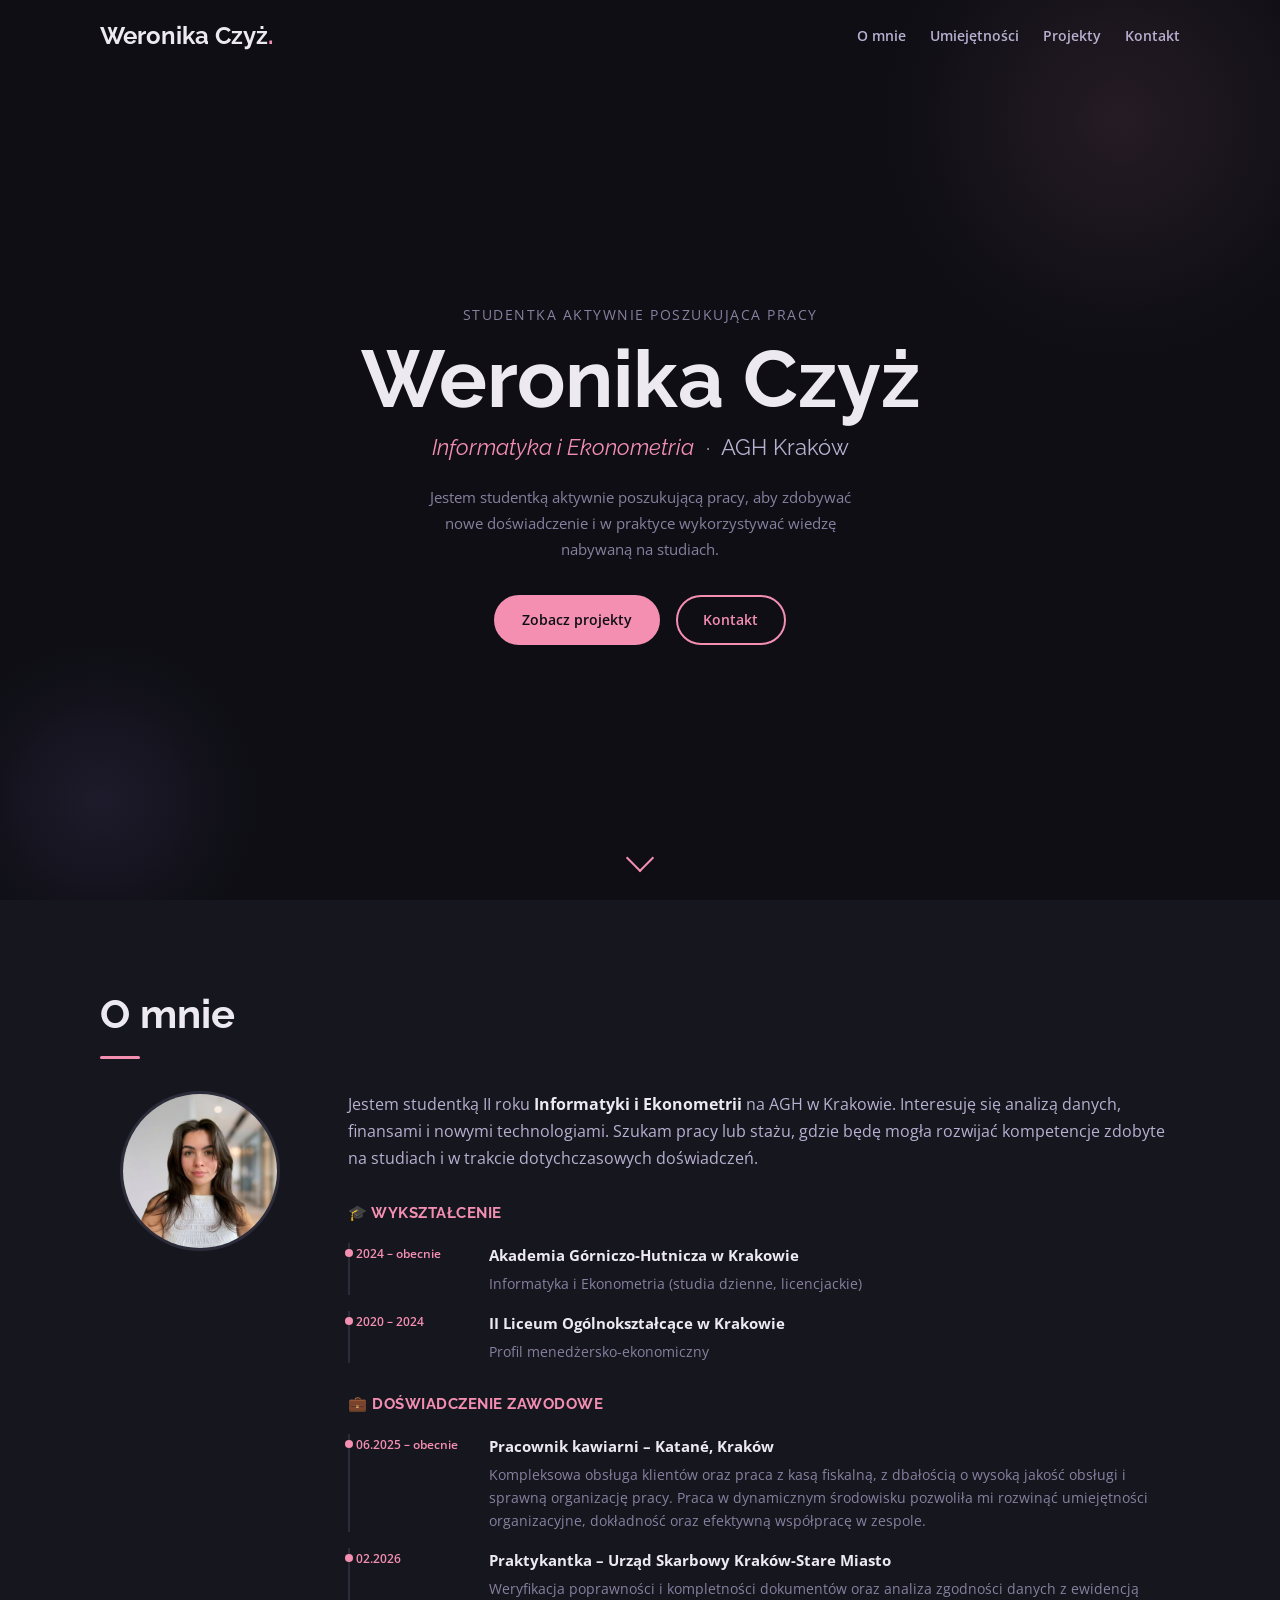
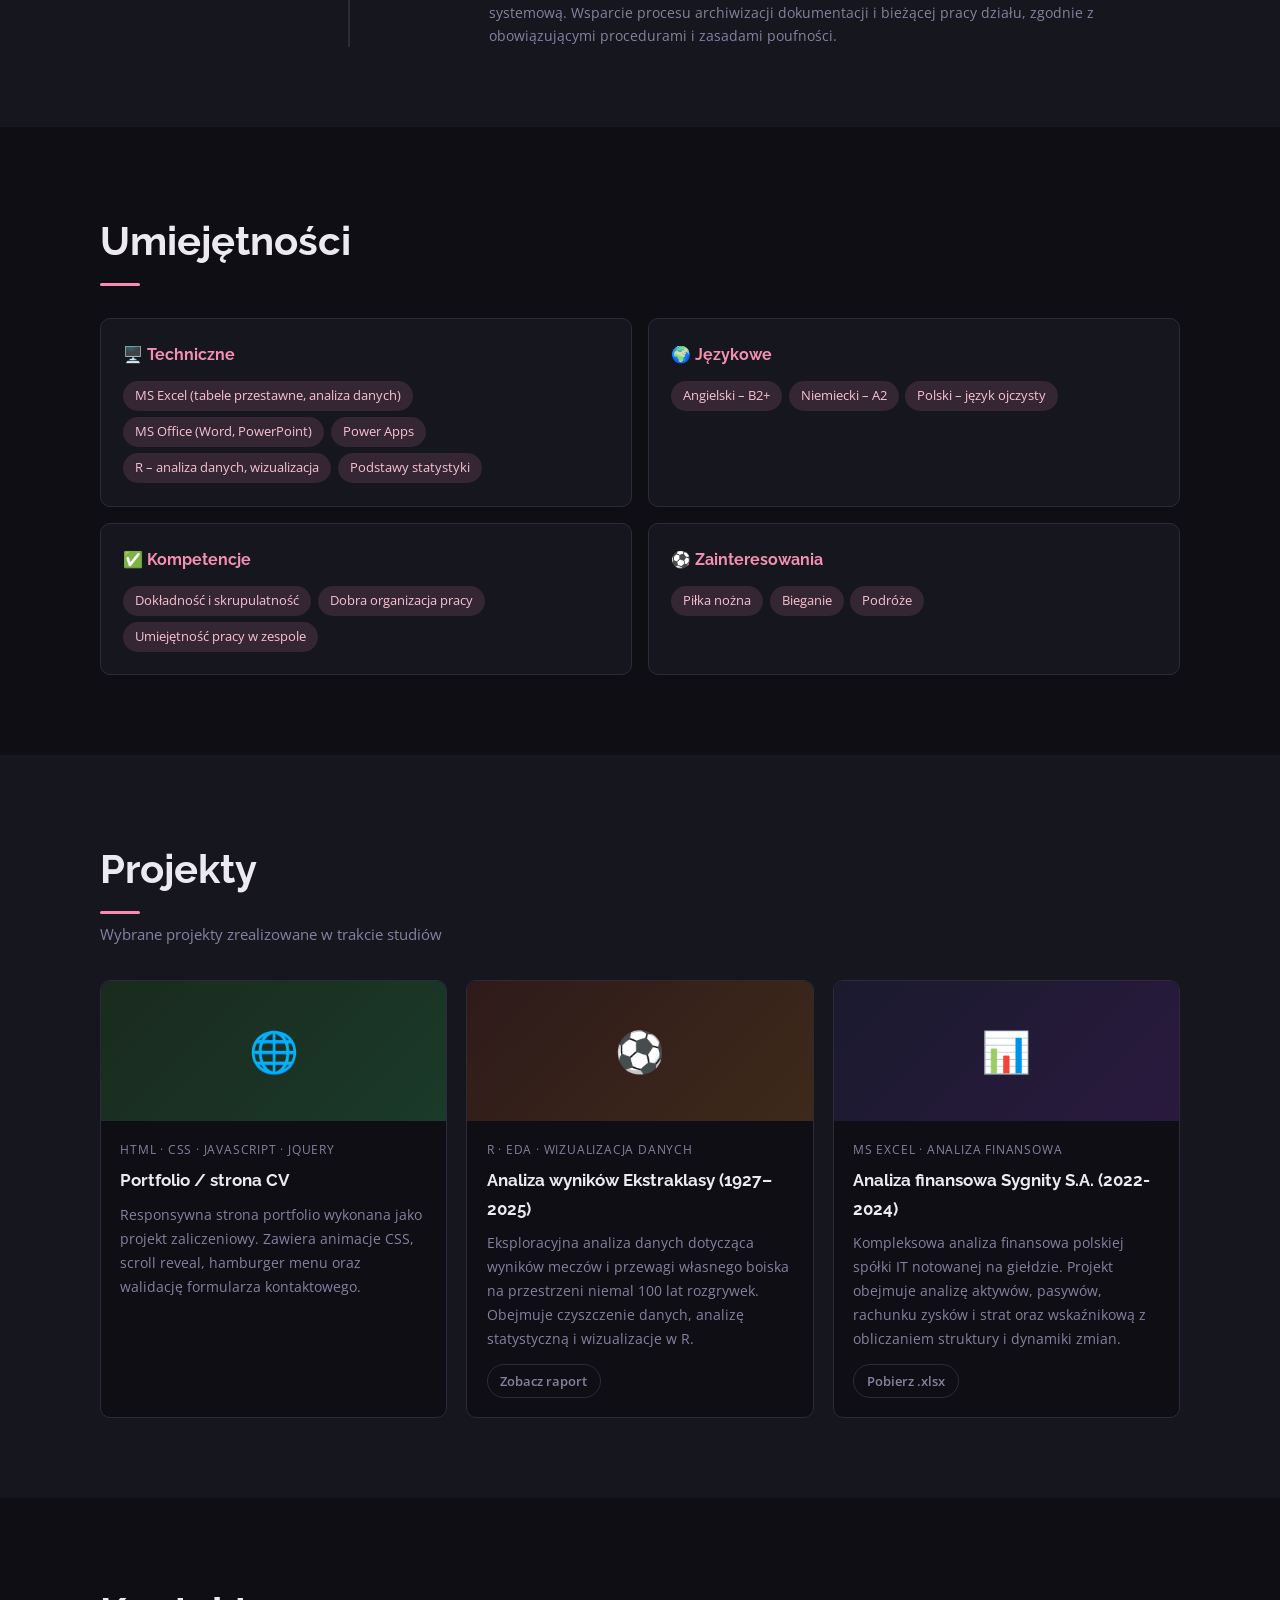
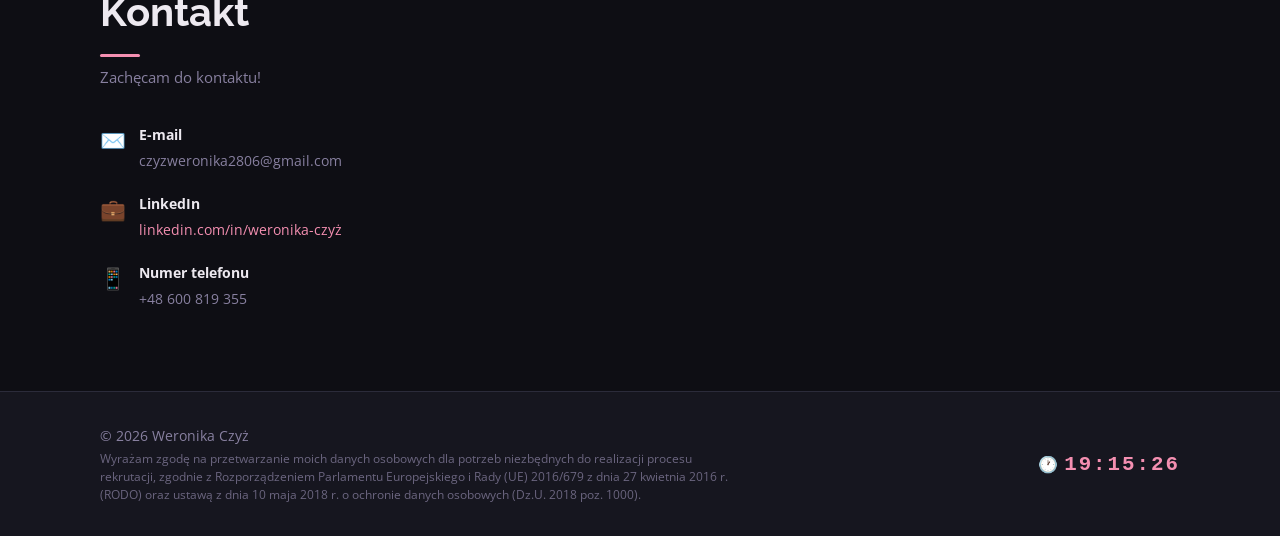
<file: index.html>
<!DOCTYPE html>
<html lang="pl">
<head>
  <meta charset="UTF-8" />
  <meta name="viewport" content="width=device-width, initial-scale=1.0" />
  <title>Weronika Czyż – CV</title>

  <link rel="preconnect" href="https://fonts.googleapis.com" />
  <link rel="preconnect" href="https://fonts.gstatic.com" crossorigin />
  <link href="https://fonts.googleapis.com/css2?family=Raleway:wght@400;600;700&family=Open+Sans:wght@300;400;600&display=swap" rel="stylesheet" />

  <link rel="stylesheet" href="styles.css" />
</head>
<body>

  <header class="navbar" id="navbar">
    <div class="nav-container">
      <a href="#hero" class="nav-logo">Weronika Czyż<span class="dot">.</span></a>
      <button class="hamburger" id="hamburger" aria-label="Menu">
        <span></span><span></span><span></span>
      </button>
      <nav class="nav-links" id="nav-links">
        <a href="#about">O mnie</a>
        <a href="#skills">Umiejętności</a>
        <a href="#projects">Projekty</a>
        <a href="#contact">Kontakt</a>
      </nav>
    </div>
  </header>


  <!-- HERO -->
  <section class="hero" id="hero">
    <div class="hero-bg">
      <div class="hero-circle c1"></div>
      <div class="hero-circle c2"></div>
    </div>
    <div class="hero-content">
      <p class="hero-label fade-in delay-1">Studentka aktywnie poszukująca pracy</p>
      <h1 class="hero-name fade-in delay-2">Weronika Czyż</h1>
      <h2 class="hero-role fade-in delay-3">
        <em>Informatyka i Ekonometria</em> &nbsp;·&nbsp; AGH Kraków
      </h2>
      <p class="hero-desc fade-in delay-4">
        Jestem studentką aktywnie poszukującą pracy, aby zdobywać nowe
        doświadczenie i w praktyce wykorzystywać wiedzę nabywaną na studiach.
      </p>
      <div class="hero-btns fade-in delay-5">
        <a href="#projects" class="btn btn-primary">Zobacz projekty</a>
        <a href="#contact" class="btn btn-outline">Kontakt</a>
      </div>
    </div>
    <a href="#about" class="scroll-hint">
      <span class="arrow-down"></span>
    </a>
  </section>


  <!-- O MNIE -->
  <section class="about section-pad" id="about">
    <div class="container">
      <h2 class="section-title reveal">O mnie</h2>

      <div class="about-grid">

        <div class="about-image reveal">
          <div class="avatar-wrap">
            <div class="avatar-placeholder">
              <img src="pfp.jpg" alt="Weronika Czyż" style="width:100%;height:100%;object-fit:cover;" />
            </div>
          </div>
        </div>

        <div class="about-text reveal">
          <p>
            Jestem studentką II roku <strong>Informatyki i Ekonometrii</strong> na AGH w Krakowie.
            Interesuję się analizą danych, finansami i nowymi technologiami.
            Szukam pracy lub stażu, gdzie będę mogła rozwijać kompetencje
            zdobyte na studiach i w trakcie dotychczasowych doświadczeń.
          </p>

          <!-- WYKSZTAŁCENIE -->
          <div class="cv-section">
            <h3 class="cv-section-title">🎓 Wykształcenie</h3>
            <div class="timeline">
              <div class="timeline-item">
                <span class="timeline-date">2024 – obecnie</span>
                <div class="timeline-content">
                  <strong>Akademia Górniczo-Hutnicza w Krakowie</strong>
                  <p>Informatyka i Ekonometria (studia dzienne, licencjackie)</p>
                </div>
              </div>
              <div class="timeline-item">
                <span class="timeline-date">2020 – 2024</span>
                <div class="timeline-content">
                  <strong>II Liceum Ogólnokształcące w Krakowie</strong>
                  <p>Profil menedżersko-ekonomiczny</p>
                </div>
              </div>
            </div>
          </div>

          <!-- DOŚWIADCZENIE -->
          <div class="cv-section">
            <h3 class="cv-section-title">💼 Doświadczenie zawodowe</h3>
            <div class="timeline">
              <div class="timeline-item">
                <span class="timeline-date">06.2025 – obecnie</span>
                <div class="timeline-content">
                  <strong>Pracownik kawiarni – Katané, Kraków</strong>
                  <p>
                    Kompleksowa obsługa klientów oraz praca z kasą fiskalną,
                    z dbałością o wysoką jakość obsługi i sprawną organizację pracy.
                    Praca w dynamicznym środowisku pozwoliła mi rozwinąć umiejętności
                    organizacyjne, dokładność oraz efektywną współpracę w zespole.
                  </p>
                </div>
              </div>
              <div class="timeline-item">
                <span class="timeline-date">02.2026</span>
                <div class="timeline-content">
                  <strong>Praktykantka – Urząd Skarbowy Kraków-Stare Miasto</strong>
                  <p>
                    Weryfikacja poprawności i kompletności dokumentów oraz analiza
                    zgodności danych z ewidencją systemową. Wsparcie procesu
                    archiwizacji dokumentacji i bieżącej pracy działu, zgodnie
                    z obowiązującymi procedurami i zasadami poufności.
                  </p>
                </div>
              </div>
            </div>
          </div>

        </div>
      </div>
    </div>
  </section>


  <!-- UMIEJĘTNOŚCI -->
  <section class="skills section-pad" id="skills">
    <div class="container">
      <h2 class="section-title reveal">Umiejętności</h2>

      <div class="skills-grid">

        <div class="skill-card reveal">
          <h3>🖥️ Techniczne</h3>
          <ul class="tag-list">
            <li class="tag">MS Excel (tabele przestawne, analiza danych)</li>
            <li class="tag">MS Office (Word, PowerPoint)</li>
            <li class="tag">Power Apps</li>
            <li class="tag">R – analiza danych, wizualizacja</li>
            <li class="tag">Podstawy statystyki</li>
          </ul>
        </div>

        <div class="skill-card reveal">
          <h3>🌍 Językowe</h3>
          <ul class="tag-list">
            <li class="tag">Angielski – B2+</li>
            <li class="tag">Niemiecki – A2</li>
            <li class="tag">Polski – język ojczysty</li>
          </ul>
        </div>

        <div class="skill-card reveal">
          <h3>✅ Kompetencje</h3>
          <ul class="tag-list">
            <li class="tag">Dokładność i skrupulatność</li>
            <li class="tag">Dobra organizacja pracy</li>
            <li class="tag">Umiejętność pracy w zespole</li>
          </ul>
        </div>

        <div class="skill-card reveal">
          <h3>⚽ Zainteresowania</h3>
          <ul class="tag-list">
            <li class="tag">Piłka nożna</li>
            <li class="tag">Bieganie</li>
            <li class="tag">Podróże</li>
          </ul>
        </div>

      </div>
    </div>
  </section>


  <!-- PROJEKTY -->
  <section class="projects section-pad" id="projects">
    <div class="container">
      <h2 class="section-title reveal">Projekty</h2>
      <p class="section-sub reveal">Wybrane projekty zrealizowane w trakcie studiów</p>

      <div class="projects-grid projects-grid--3">

        <article class="project-card reveal">
          <div class="card-img" style="background: var(--card-img-2);">
            <span class="card-emoji">🌐</span>
          </div>
          <div class="card-body">
            <span class="card-tag">HTML · CSS · JavaScript · jQuery</span>
            <h3>Portfolio / strona CV</h3>
            <p>
              Responsywna strona portfolio wykonana jako projekt zaliczeniowy. Zawiera animacje CSS, scroll reveal,
              hamburger menu oraz walidację formularza kontaktowego.
            </p>
          </div>
        </article>

        <article class="project-card reveal">
          <div class="card-img" style="background: var(--card-img-3);">
            <span class="card-emoji">⚽</span>
          </div>
          <div class="card-body">
            <span class="card-tag">R · EDA · Wizualizacja danych</span>
            <h3>Analiza wyników Ekstraklasy (1927–2025)</h3>
            <p>
              Eksploracyjna analiza danych dotycząca wyników meczów
              i przewagi własnego boiska na przestrzeni niemal 100 lat rozgrywek.
              Obejmuje czyszczenie danych, analizę statystyczną i wizualizacje w R.
            </p>
            <div class="card-links">
              <a href="projekt_wdad_Czyz_Weronika.html" target="_blank" class="link-btn">Zobacz raport</a>
            </div>
          </div>
        </article>

        <article class="project-card reveal">
          <div class="card-img" style="background: var(--card-img-1);">
            <span class="card-emoji">📊</span>
          </div>
          <div class="card-body">
            <span class="card-tag">MS Excel · Analiza finansowa</span>
            <h3>Analiza finansowa Sygnity S.A. (2022-2024)</h3>
            <p>
              Kompleksowa analiza finansowa polskiej spółki IT notowanej na giełdzie.
              Projekt obejmuje analizę aktywów, pasywów, rachunku zysków i strat
              oraz wskaźnikową z obliczaniem struktury i dynamiki zmian.
            </p>
            <div class="card-links">
              <a href="analizaFinansowa.xlsx" download class="link-btn">Pobierz .xlsx</a>
            </div>
          </div>
        </article>

      </div>
    </div>
  </section>


  <!-- KONTAKT -->
  <section class="contact section-pad" id="contact">
    <div class="container">
      <h2 class="section-title reveal">Kontakt</h2>
      <p class="section-sub reveal">Zachęcam do kontaktu!</p>

      <div class="contact-wrap">

        <div class="contact-info reveal">
          <div class="info-item">
            <span class="info-icon">✉️</span>
            <div>
              <strong>E-mail</strong>
              <p>czyzweronika2806@gmail.com</p>
            </div>
          </div>
          <div class="info-item">
            <span class="info-icon">💼</span>
            <div>
              <strong>LinkedIn</strong>
              <p><a href="https://www.linkedin.com/in/weronika-czyż-0356473b6" target="_blank" style="color:var(--accent)">linkedin.com/in/weronika-czyż</a></p>
            </div>
          </div>
          <div class="info-item">
            <span class="info-icon">📱</span>
            <div>
              <strong>Numer telefonu</strong>
              <p>+48 600 819 355</p>
            </div>
          </div>
        </div>

      </div>
    </div>
  </section>


  <!-- STOPKA -->
  <footer class="footer">
    <div class="container footer-inner">
      <div class="footer-left">
        <p>© <span id="year"></span> Weronika Czyż</p>
        <p class="footer-small gdpr-clause">
          Wyrażam zgodę na przetwarzanie moich danych osobowych dla potrzeb
          niezbędnych do realizacji procesu rekrutacji, zgodnie z Rozporządzeniem
          Parlamentu Europejskiego i Rady (UE) 2016/679 z dnia 27 kwietnia 2016 r.
          (RODO) oraz ustawą z dnia 10 maja 2018 r. o ochronie danych osobowych
          (Dz.U. 2018 poz. 1000).
        </p>
      </div>
      <div class="footer-clock">
        <span>🕐</span>
        <time id="clock">00:00:00</time>
      </div>
    </div>
  </footer>

  <button id="back-to-top" class="back-to-top">↑</button>

  <script src="https://code.jquery.com/jquery-3.7.1.min.js"></script>
  <script src="script.js"></script>

</body>
</html>
</file>
<file: styles.css>
/* styles.css */

:root {
  --bg:           #0e0e14;
  --bg-card:      #16161f;
  --surface:      #1c1c28;
  --border:       #2b2b3a;
  --text:         #ede9f0;
  --text-muted:   #8880a0;
  --text-label:   #b8b0d0;
  --accent:       #f48fb1;
  --accent-light: #fbc2d3;
  --accent-muted: #f48fb122;

  /* gradienty do kart projektów */
  --card-img-1: linear-gradient(135deg, #1a1a2e, #2a1a3e);
  --card-img-2: linear-gradient(135deg, #1a2a1e, #1a3a2a);
  --card-img-3: linear-gradient(135deg, #2e1a1a, #3e2a1a);
  --card-img-4: linear-gradient(135deg, #1a1e2e, #1a2a3e);

  --font-heading: 'Raleway', sans-serif;
  --font-body:    'Open Sans', sans-serif;
  --radius:       10px;
  --shadow:       0 4px 20px rgba(0,0,0,0.35);
  --transition:   0.3s ease;
}

* {
  box-sizing: border-box;
  margin: 0;
  padding: 0;
}

html { scroll-behavior: smooth; }

body {
  background: var(--bg);
  color: var(--text);
  font-family: var(--font-body);
  line-height: 1.7;
  overflow-x: hidden;
}

a { color: inherit; text-decoration: none; }
ul { list-style: none; }

.container {
  width: 90%;
  max-width: 1080px;
  margin: 0 auto;
}

.section-pad { padding: 80px 0; }

.section-title {
  font-family: var(--font-heading);
  font-size: clamp(1.7rem, 5vw, 2.5rem);
  font-weight: 700;
  margin-bottom: 2rem;
  display: inline-block;
}

/* linia akcentu pod tytułem */
.section-title::after {
  content: '';
  display: block;
  width: 40px;
  height: 3px;
  background: var(--accent);
  margin-top: 8px;
  border-radius: 2px;
}

.section-sub {
  color: var(--text-muted);
  margin-top: -1.5rem;
  margin-bottom: 2rem;
  font-size: 0.95rem;
}

/* przyciski */
.btn {
  display: inline-block;
  padding: 0.7rem 1.6rem;
  border-radius: 50px;
  font-family: var(--font-body);
  font-size: 0.9rem;
  font-weight: 600;
  border: 2px solid transparent;
  cursor: pointer;
  transition: all var(--transition);
}

.btn:hover { transform: translateY(-2px); }

.btn-primary {
  background: var(--accent);
  color: #0e0e14;
  border-color: var(--accent);
}
.btn-primary:hover {
  background: var(--accent-light);
  border-color: var(--accent-light);
}

.btn-outline {
  background: transparent;
  color: var(--accent);
  border-color: var(--accent);
}
.btn-outline:hover {
  background: var(--accent);
  color: #0e0e14;
}

.btn-full { width: 100%; text-align: center; }


/* navbar */
.navbar {
  position: fixed;
  top: 0; left: 0;
  width: 100%;
  z-index: 999;
  padding: 1rem 0;
  transition: background var(--transition), box-shadow var(--transition);
}

.navbar.scrolled {
  background: rgba(14,14,20,0.95);
  backdrop-filter: blur(10px);
  box-shadow: 0 2px 16px rgba(0,0,0,0.4);
}

.nav-container {
  width: 90%;
  max-width: 1080px;
  margin: 0 auto;
  display: flex;
  align-items: center;
  justify-content: space-between;
}

.nav-logo {
  font-family: var(--font-heading);
  font-size: 1.5rem;
  font-weight: 700;
}

.dot { color: var(--accent); }

/* na mobile linki są ukryte */
.nav-links { display: none; }

.nav-links a {
  color: var(--text-label);
  font-size: 0.9rem;
  font-weight: 600;
  transition: color var(--transition);
  margin-left: 1.5rem;
}

.nav-links a:hover { color: var(--accent); }

/* hamburger - 3 kreski */
.hamburger {
  display: flex;
  flex-direction: column;
  gap: 5px;
  background: none;
  border: none;
  cursor: pointer;
}

.hamburger span {
  display: block;
  width: 22px;
  height: 2px;
  background: var(--text);
  border-radius: 2px;
  transition: transform var(--transition), opacity var(--transition);
}

/* animacja X przy otwartym menu */
.hamburger.open span:first-child { transform: translateY(7px) rotate(45deg); }
.hamburger.open span:nth-child(2) { opacity: 0; }
.hamburger.open span:last-child  { transform: translateY(-7px) rotate(-45deg); }

.nav-links.open {
  display: flex;
  flex-direction: column;
  position: absolute;
  top: 60px; left: 0;
  width: 100%;
  background: rgba(14,14,20,0.98);
  padding: 1rem 5%;
  border-top: 1px solid var(--border);
}

.nav-links.open a {
  margin-left: 0;
  padding: 0.5rem 0;
  border-bottom: 1px solid var(--border);
}


/* hero */
.hero {
  min-height: 100vh;
  display: flex;
  flex-direction: column;
  align-items: center;
  justify-content: center;
  text-align: center;
  padding: 6rem 5% 3rem;
  position: relative;
  overflow: hidden;
}

/* kółka dekoracyjne w tle */
.hero-bg { position: absolute; inset: 0; pointer-events: none; }

.hero-circle {
  position: absolute;
  border-radius: 50%;
  opacity: 0.1;
}

.c1 {
  width: 480px; height: 480px;
  background: radial-gradient(circle, var(--accent), transparent 70%);
  top: -120px; right: -80px;
  animation: plywanie 7s ease-in-out infinite;
}

.c2 {
  width: 320px; height: 320px;
  background: radial-gradient(circle, #a78bfa, transparent 70%);
  bottom: -60px; left: -60px;
  animation: plywanie 9s ease-in-out infinite reverse;
}

@keyframes plywanie {
  0%, 100% { transform: translateY(0); }
  50%       { transform: translateY(-25px); }
}

.hero-content { position: relative; z-index: 1; max-width: 680px; }

.hero-label {
  font-size: 0.9rem;
  color: var(--text-muted);
  letter-spacing: 1.5px;
  text-transform: uppercase;
  margin-bottom: 0.5rem;
}

.hero-name {
  font-family: var(--font-heading);
  font-size: clamp(2.5rem, 8vw, 5rem);
  font-weight: 700;
  line-height: 1.1;
  margin-bottom: 0.3rem;
}

.hero-role {
  font-family: var(--font-heading);
  font-size: clamp(1rem, 3vw, 1.4rem);
  color: var(--text-label);
  font-weight: 400;
  margin-bottom: 1.2rem;
}

.hero-role em { color: var(--accent); font-style: italic; }

.hero-desc {
  color: var(--text-muted);
  max-width: 460px;
  margin: 0 auto 2rem;
  font-size: 0.95rem;
}

.hero-btns {
  display: flex;
  gap: 1rem;
  justify-content: center;
  flex-wrap: wrap;
}

/* strzałka scroll w dole hero */
.scroll-hint {
  position: absolute;
  bottom: 2rem; left: 50%;
  transform: translateX(-50%);
  animation: skakanie 2s infinite;
}

.arrow-down {
  display: block;
  width: 20px; height: 20px;
  border-right: 2px solid var(--accent);
  border-bottom: 2px solid var(--accent);
  transform: rotate(45deg);
}

@keyframes skakanie {
  0%, 100% { transform: translateX(-50%) translateY(0); }
  50%       { transform: translateX(-50%) translateY(7px); }
}


/* o mnie */
.about { background: var(--bg-card); }

.about-grid { display: grid; gap: 2rem; }

.about-image { display: flex; justify-content: center; }

.avatar-wrap { position: relative; width: 160px; height: 160px; }

.avatar-placeholder {
  width: 100%; height: 100%;
  border-radius: 50%;
  background: var(--surface);
  border: 3px solid var(--border);
  overflow: hidden;
  display: flex;
  align-items: center;
  justify-content: center;
}

.avatar-placeholder svg { width: 75%; }

.avatar-badge {
  position: absolute;
  bottom: 6px; right: 6px;
  background: var(--bg);
  border: 2px solid var(--border);
  border-radius: 50%;
  width: 36px; height: 36px;
  display: flex;
  align-items: center;
  justify-content: center;
  font-size: 1.1rem;
}

.about-text p { color: var(--text-label); margin-bottom: 1rem; }
.about-text strong { color: var(--text); }

.about-facts { margin: 1.2rem 0; }

.about-facts li {
  display: flex;
  align-items: center;
  gap: 0.6rem;
  color: var(--text-muted);
  font-size: 0.9rem;
  padding: 0.25rem 0;
}

/* ---- CV sections (wykształcenie / doświadczenie) ---- */
.cv-section { margin-top: 1.8rem; }

.cv-section-title {
  font-family: var(--font-heading);
  font-size: 0.95rem;
  font-weight: 700;
  color: var(--accent);
  letter-spacing: 0.5px;
  margin-bottom: 1rem;
  text-transform: uppercase;
}

.timeline { display: flex; flex-direction: column; gap: 1rem; }

.timeline-item {
  display: grid;
  grid-template-columns: 110px 1fr;
  gap: 0.8rem;
  align-items: start;
  padding-left: 0.4rem;
  border-left: 2px solid var(--border);
  position: relative;
}

.timeline-item::before {
  content: '';
  position: absolute;
  left: -5px; top: 6px;
  width: 8px; height: 8px;
  border-radius: 50%;
  background: var(--accent);
}

.timeline-date {
  font-size: 0.78rem;
  color: var(--accent);
  font-weight: 600;
  padding-top: 2px;
  line-height: 1.4;
}

.timeline-content strong {
  display: block;
  font-size: 0.92rem;
  color: var(--text);
  margin-bottom: 0.25rem;
}

.timeline-content p {
  font-size: 0.85rem;
  color: var(--text-muted);
  margin: 0;
}

/* ---- GDPR clause ---- */
.gdpr-clause {
  max-width: 640px;
  margin-top: 0.5rem;
  font-size: 0.72rem !important;
  color: var(--text-muted);
  line-height: 1.5;
  opacity: 0.75;
}

.project-card.selected {
  border-color: var(--accent);
  box-shadow: 0 0 0 2px var(--accent);
}


/* umiejętności */
.skills-grid { display: grid; gap: 1rem; }

.skill-card {
  background: var(--bg-card);
  border: 1px solid var(--border);
  border-radius: var(--radius);
  padding: 1.4rem;
  transition: transform var(--transition), border-color var(--transition);
}

.skill-card:hover {
  transform: translateY(-3px);
  border-color: var(--accent);
}

.skill-card h3 {
  font-family: var(--font-heading);
  font-size: 1rem;
  color: var(--accent);
  margin-bottom: 0.8rem;
}

.tag-list { display: flex; flex-wrap: wrap; gap: 0.4rem; }

.tag {
  background: var(--accent-muted);
  color: var(--accent-light);
  border: 1px solid var(--accent)33;
  border-radius: 50px;
  padding: 0.25rem 0.75rem;
  font-size: 0.8rem;
  transition: background var(--transition);
}

.tag:hover {
  background: var(--accent);
  color: #0e0e14;
  cursor: default;
}


/* projekty - wariant 3 kolumny */
.projects-grid--3 { display: grid; gap: 1.2rem; }

/* projekty */
.projects { background: var(--bg-card); }

.projects-grid { display: grid; gap: 1.2rem; }

.project-card {
  background: var(--bg);
  border: 1px solid var(--border);
  border-radius: var(--radius);
  overflow: hidden;
  cursor: pointer;
  transition: transform var(--transition), box-shadow var(--transition),
              border-color var(--transition);
}

.project-card:hover {
  transform: translateY(-5px);
  box-shadow: var(--shadow);
  border-color: var(--accent)55;
}

.card-img {
  height: 140px;
  display: flex;
  align-items: center;
  justify-content: center;
}

.card-emoji { font-size: 2.5rem; }

.card-body { padding: 1.2rem; }

.card-tag {
  font-size: 0.72rem;
  color: var(--text-muted);
  text-transform: uppercase;
  letter-spacing: 0.8px;
  display: block;
  margin-bottom: 0.4rem;
}

.card-body h3 {
  font-family: var(--font-heading);
  font-size: 1.05rem;
  margin-bottom: 0.5rem;
}

.card-body p {
  color: var(--text-muted);
  font-size: 0.88rem;
  margin-bottom: 0.8rem;
}

.card-links { display: flex; gap: 0.6rem; }

.link-btn {
  font-size: 0.82rem;
  font-weight: 600;
  color: var(--text-muted);
  border: 1px solid var(--border);
  padding: 0.3rem 0.8rem;
  border-radius: 50px;
  transition: color var(--transition), border-color var(--transition);
}

.link-btn:hover {
  color: var(--accent);
  border-color: var(--accent);
}


/* kontakt */
.contact-wrap { display: grid; gap: 2rem; grid-template-columns: 1fr; }

.contact-info { display: flex; flex-direction: column; gap: 1.2rem; }

.info-item { display: flex; align-items: flex-start; gap: 0.8rem; }

.info-icon { font-size: 1.3rem; }

.info-item strong { display: block; margin-bottom: 0.1rem; font-size: 0.9rem; }

.info-item p { color: var(--text-muted); font-size: 0.88rem; }

.contact-form-wrap {
  background: var(--bg-card);
  border: 1px solid var(--border);
  border-radius: var(--radius);
  padding: 1.5rem;
}

.form-group { margin-bottom: 1rem; }

.form-group label {
  display: block;
  font-size: 0.85rem;
  color: var(--text-label);
  margin-bottom: 0.35rem;
}

.form-group input,
.form-group textarea {
  width: 100%;
  background: var(--surface);
  border: 1px solid var(--border);
  border-radius: var(--radius);
  color: var(--text);
  font-family: var(--font-body);
  font-size: 0.9rem;
  padding: 0.65rem 0.9rem;
  transition: border-color var(--transition);
  resize: vertical;
}

.form-group input::placeholder,
.form-group textarea::placeholder { color: var(--text-muted); }

.form-group input:focus,
.form-group textarea:focus {
  outline: none;
  border-color: var(--accent);
}

.form-msg {
  margin-top: 0.7rem;
  font-size: 0.85rem;
  text-align: center;
  min-height: 1.2em;
}

.form-msg.success { color: #6ec96e; }
.form-msg.error   { color: #e06060; }


/* stopka */
.footer {
  background: var(--bg-card);
  border-top: 1px solid var(--border);
  padding: 2rem 0;
}

.footer-inner {
  display: flex;
  flex-direction: column;
  align-items: center;
  gap: 1rem;
  text-align: center;
}

.footer-left p { font-size: 0.85rem; color: var(--text-muted); }

.footer-small { font-size: 0.75rem !important; margin-top: 0.2rem; }

.footer-clock { display: flex; align-items: center; gap: 0.4rem; }

.footer-clock time {
  font-size: 1.3rem;
  font-weight: 600;
  color: var(--accent);
  letter-spacing: 2px;
  font-family: monospace;
}


/* przycisk wróć na górę */
.back-to-top {
  position: fixed;
  bottom: 1.5rem; right: 1.5rem;
  width: 42px; height: 42px;
  background: var(--accent);
  color: #0e0e14;
  border: none;
  border-radius: 50%;
  font-size: 1.1rem;
  font-weight: bold;
  cursor: pointer;
  display: flex;
  align-items: center;
  justify-content: center;
  box-shadow: var(--shadow);
  opacity: 0;
  pointer-events: none;
  transition: opacity var(--transition), transform var(--transition);
  z-index: 998;
}

.back-to-top.visible { opacity: 1; pointer-events: auto; }

.back-to-top:hover {
  transform: translateY(-3px);
  background: var(--accent-light);
}


/* animacje - fade in dla hero */
.fade-in {
  opacity: 0;
  transform: translateY(20px);
  animation: pojawienie 0.6s ease forwards;
}

.delay-1 { animation-delay: 0.15s; }
.delay-2 { animation-delay: 0.3s; }
.delay-3 { animation-delay: 0.45s; }
.delay-4 { animation-delay: 0.6s; }
.delay-5 { animation-delay: 0.8s; }

@keyframes pojawienie {
  to { opacity: 1; transform: translateY(0); }
}

/* reveal - JS dodaje .visible przy scrollu */
.reveal {
  opacity: 0;
  transform: translateY(28px);
  transition: opacity 0.55s ease, transform 0.55s ease;
}

.reveal.visible { opacity: 1; transform: translateY(0); }


/* tablet */
@media (min-width: 768px) {
  .nav-links { display: flex; align-items: center; }
  .hamburger { display: none; }
  .about-grid { grid-template-columns: 180px 1fr; align-items: start; }
  .skills-grid { grid-template-columns: repeat(2, 1fr); }
  .projects-grid { grid-template-columns: repeat(2, 1fr); }
  .projects-grid--3 { grid-template-columns: repeat(2, 1fr); }
  .contact-wrap { grid-template-columns: 1fr 1.6fr; align-items: start; }
  .footer-inner { flex-direction: row; justify-content: space-between; text-align: left; }
}

/* desktop */
@media (min-width: 1024px) {
  .about-grid { grid-template-columns: 200px 1fr; gap: 3rem; }
  .projects-grid--3 { grid-template-columns: repeat(3, 1fr); }
  .timeline-item { grid-template-columns: 120px 1fr; }
}
</file>
